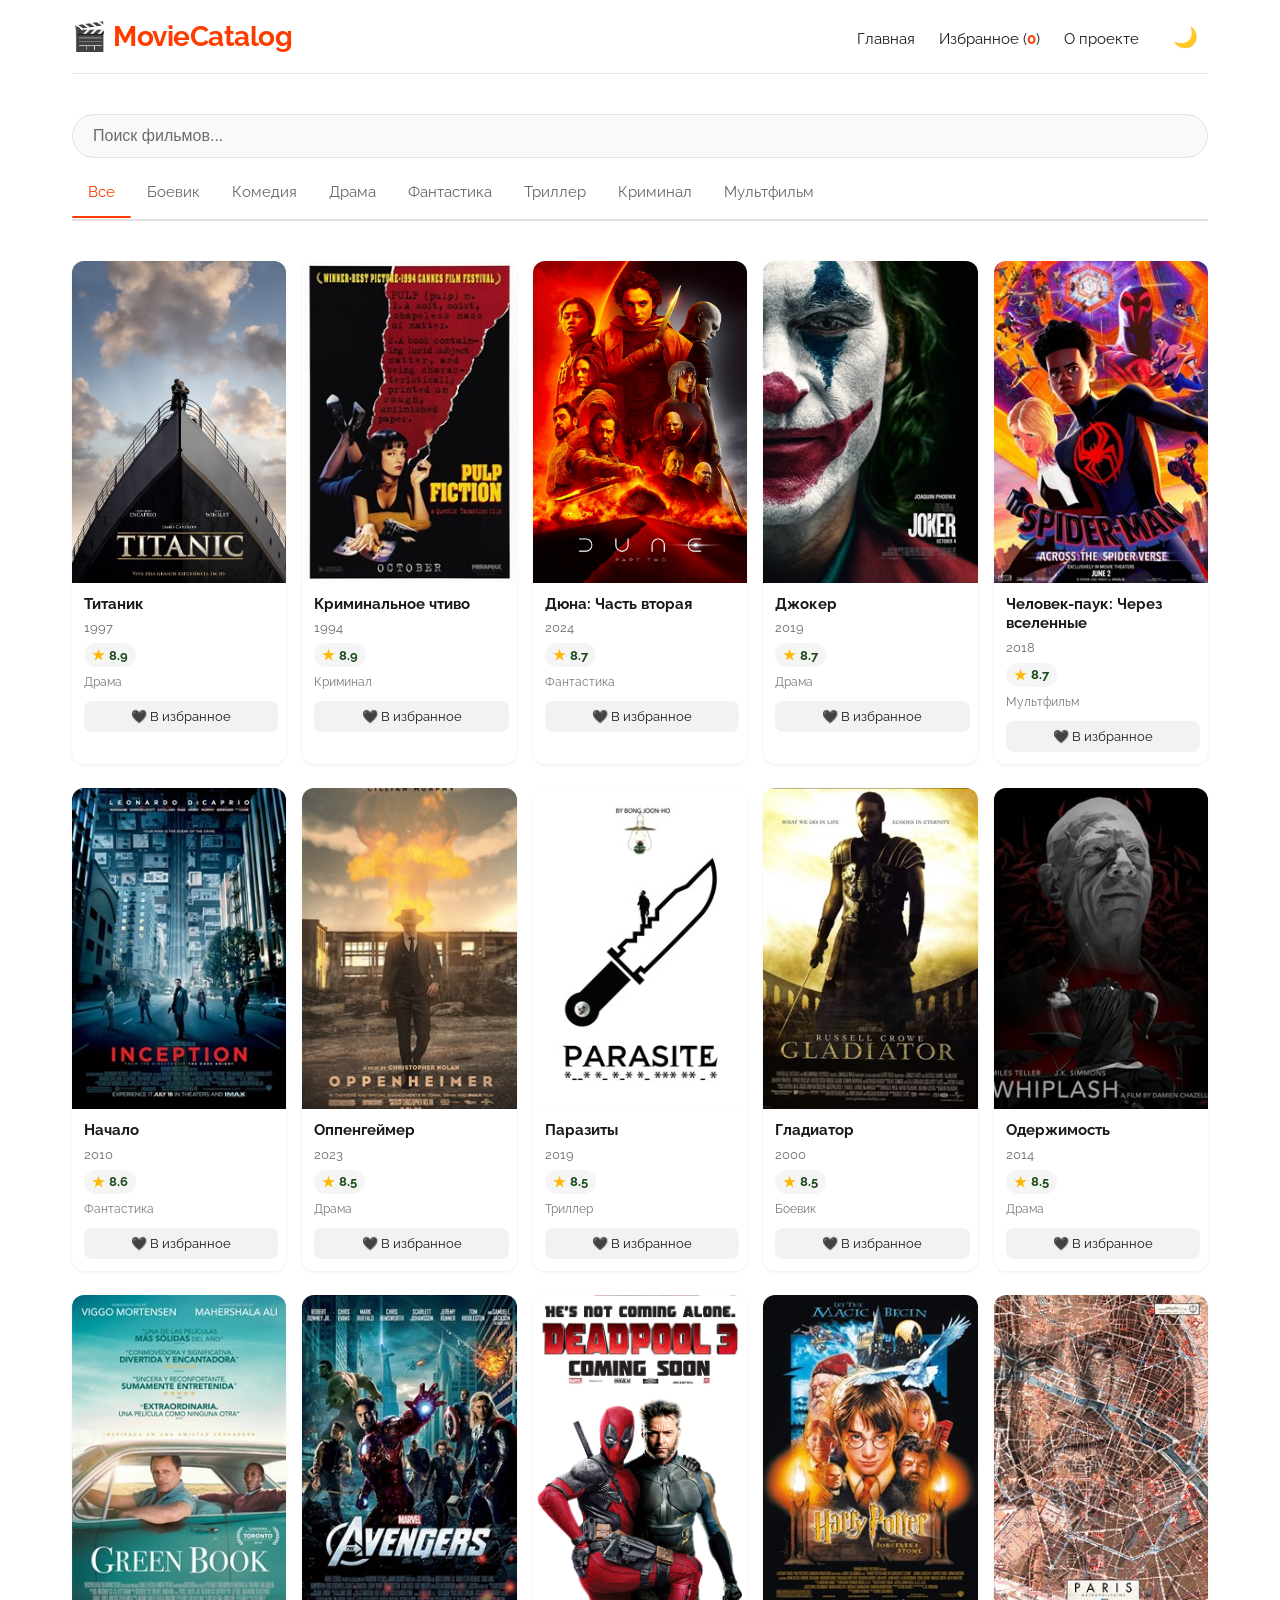
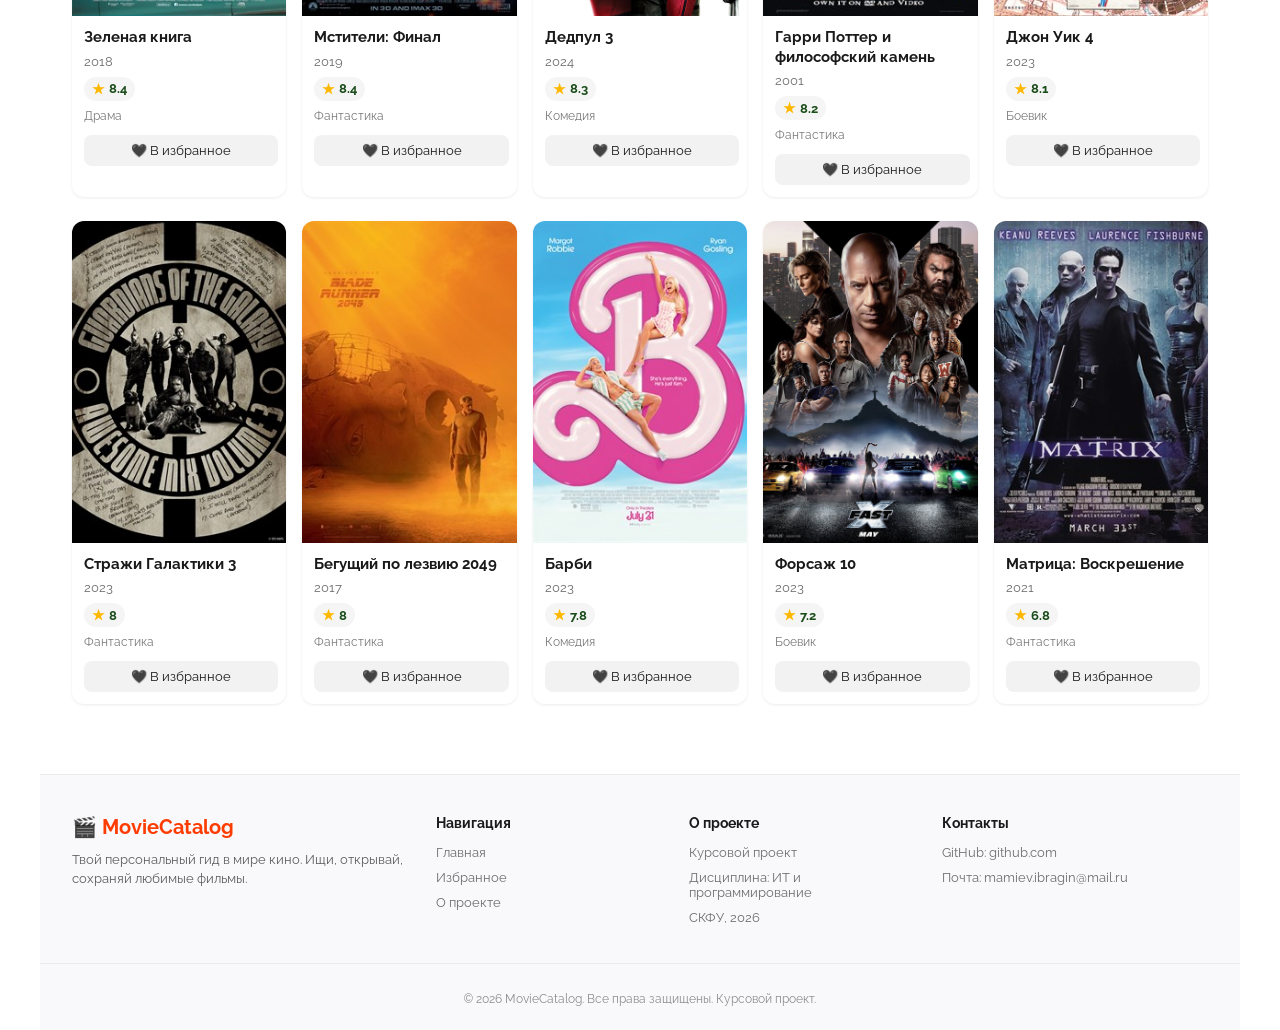
<file: index.html>
﻿<!DOCTYPE html>
<html lang="ru">
<head>
    <meta charset="UTF-8">
    <meta name="viewport" content="width=device-width, initial-scale=1.0">
    <title>Интернет-кинотеатр</title>

    <link rel="stylesheet" href="fonts/fonts.css">
    <link rel="stylesheet" href="css/global.css">
    <link rel="stylesheet" href="css/style.css">
</head>
<body>
    <div class="container">
        <!-- Шапка -->
        <div class="header">
            <div class="logo">🎬 MovieCatalog</div>
            <div class="nav">
                <a href="index.html">Главная</a>
                <a href="favorites.html">Избранное (<span id="favorite-count">0</span>)</a>
                <a href="about.html">О проекте</a>
                <button id="theme-toggle" class="theme-toggle">🌙</button>
            </div>
        </div>

        <!-- Поиск и фильтры -->
        <div class="search-section">
            <input type="text" class="search-input" id="search-input" placeholder="Поиск фильмов...">
            <div class="genre-buttons" id="genre-buttons">
                <div class="genre-slider" id="genre-slider"></div>
                <button class="genre-btn active" data-genre="all">Все</button>
                <button class="genre-btn" data-genre="Боевик">Боевик</button>
                <button class="genre-btn" data-genre="Комедия">Комедия</button>
                <button class="genre-btn" data-genre="Драма">Драма</button>
                <button class="genre-btn" data-genre="Фантастика">Фантастика</button>
                <button class="genre-btn" data-genre="Триллер">Триллер</button>
                <button class="genre-btn" data-genre="Криминал">Криминал</button>
                <button class="genre-btn" data-genre="Мультфильм">Мультфильм</button>
            </div>
        </div>

        <!-- Сетка фильмов -->
        <div class="movies-grid" id="movies-grid">
            <!-- Здесь будут карточки фильмов -->
        </div>
    </div>

    <!-- Модальное окно -->
    <div class="modal" id="modal">
        <div class="modal-content">
            <button class="modal-close">&times;</button>

            <div class="modal-layout">
                <!-- Постер слева -->
                <div class="modal-poster">
                    <div id="modal-poster">🎬</div>
                </div>

                <!-- Информация справа -->
                <div class="modal-info">
                    <h2 id="modal-title" class="modal-title"></h2>

                    <div class="modal-meta">
                        <span class="modal-year" id="modal-year"></span>
                        <span class="modal-rating" id="modal-rating"></span>
                    </div>

                    <div class="modal-genre">
                        <strong>Жанр:</strong> <span id="modal-genre"></span>
                    </div>

                    <div class="modal-duration">
                        <strong>Продолжительность:</strong> <span id="modal-duration">—</span>
                    </div>

                    <div class="modal-director">
                        <strong>Режиссёр:</strong> <span id="modal-director">—</span>
                    </div>

                    <div class="modal-description">
                        <strong>Описание:</strong>
                        <p id="modal-description"></p>
                    </div>

                    <div class="modal-actions">
                        <button class="modal-fav-btn" id="modal-fav-btn">❤️ В избранное</button>
                        <button class="modal-trailer-btn" id="modal-trailer-btn">🎬 Смотреть трейлер</button>
                    </div>
                </div>
            </div>
        </div>
    </div>

    <footer class="footer">
        <div class="footer-content">
            <div class="footer-section">
                <div class="footer-logo">🎬 MovieCatalog</div>
                <p class="footer-description">
                    Твой персональный гид в мире кино. Ищи, открывай, сохраняй любимые фильмы.
                </p>
            </div>

            <div class="footer-section">
                <h4 class="footer-title">Навигация</h4>
                <ul class="footer-links">
                    <li><a href="index.html">Главная</a></li>
                    <li><a href="favorites.html">Избранное</a></li>
                    <li><a href="about.html">О проекте</a></li>
                </ul>
            </div>

            <div class="footer-section">
                <h4 class="footer-title">О проекте</h4>
                <ul class="footer-links">
                    <li><a href="#">Курсовой проект</a></li>
                    <li><a href="#">Дисциплина: ИТ и программирование</a></li>
                    <li><a href="#">СКФУ, 2026</a></li>
                </ul>
            </div>

            <div class="footer-section">
                <h4 class="footer-title">Контакты</h4>
                <ul class="footer-links">
                    <li><a href="#">GitHub: github.com</a></li>
                    <li><a href="#">Почта: mamiev.ibragin@mail.ru</a></li>
                </ul>
            </div>
        </div>
        <div class="footer-bottom">
            <p>© 2026 MovieCatalog. Все права защищены. Курсовой проект.</p>
        </div>
    </footer>

    <script src="js/data.js"></script>
    <script src="js/favorites.js"></script>
    <script src="js/modal.js"></script>
    <script src="js/filters.js"></script>
    <script src="js/render.js"></script>
    <script src="js/theme.js"></script>
    <script src="js/main.js"></script>

</body>
</html>
</file>
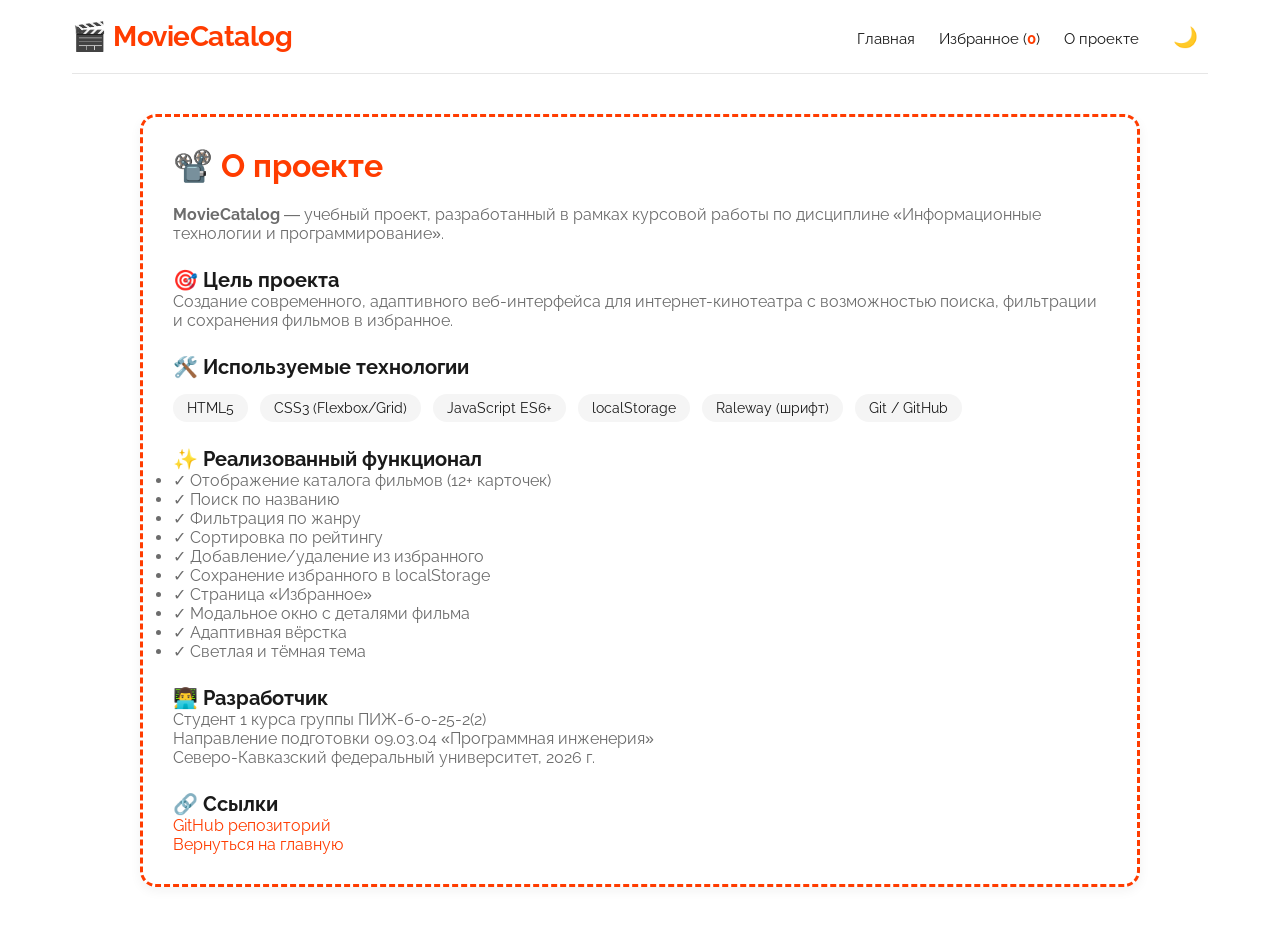
<file: about.html>
﻿<!DOCTYPE html>
<html lang="ru">
<head>
    <meta charset="UTF-8">
    <meta name="viewport" content="width=device-width, initial-scale=1.0">
    <title>О проекте — Интернет-кинотеатр</title>

    <link rel="stylesheet" href="fonts/fonts.css">
    <link rel="stylesheet" href="css/global.css">
    <link rel="stylesheet" href="css/style.css">
</head>
<body>
    <div class="container">
        <div class="header">
            <div class="logo">🎬 MovieCatalog</div>
            <div class="nav">
                <a href="index.html">Главная</a>
                <a href="favorites.html">Избранное (<span id="favorite-count">0</span>)</a>
                <a href="about.html">О проекте</a>
                <button id="theme-toggle" class="theme-toggle">🌙</button>
            </div>
        </div>

        <div class="about-section">
            <h1>📽️ О проекте</h1>
            <p><strong>MovieCatalog</strong> — учебный проект, разработанный в рамках курсовой работы по дисциплине «Информационные технологии и программирование».</p>

            <h2>🎯 Цель проекта</h2>
            <p>Создание современного, адаптивного веб-интерфейса для интернет-кинотеатра с возможностью поиска, фильтрации и сохранения фильмов в избранное.</p>

            <h2>🛠️ Используемые технологии</h2>
            <div class="tech-list">
                <span class="tech-tag">HTML5</span>
                <span class="tech-tag">CSS3 (Flexbox/Grid)</span>
                <span class="tech-tag">JavaScript ES6+</span>
                <span class="tech-tag">localStorage</span>
                <span class="tech-tag">Raleway (шрифт)</span>
                <span class="tech-tag">Git / GitHub</span>
            </div>

            <h2>✨ Реализованный функционал</h2>
            <ul>
                <li>✓ Отображение каталога фильмов (12+ карточек)</li>
                <li>✓ Поиск по названию</li>
                <li>✓ Фильтрация по жанру</li>
                <li>✓ Сортировка по рейтингу</li>
                <li>✓ Добавление/удаление из избранного</li>
                <li>✓ Сохранение избранного в localStorage</li>
                <li>✓ Страница «Избранное»</li>
                <li>✓ Модальное окно с деталями фильма</li>
                <li>✓ Адаптивная вёрстка</li>
                <li>✓ Светлая и тёмная тема</li>
            </ul>

            <h2>👨‍💻 Разработчик</h2>
            <p>
                Студент 1 курса группы ПИЖ-б-о-25-2(2)<br>
                Направление подготовки 09.03.04 «Программная инженерия»<br>
                Северо-Кавказский федеральный университет, 2026 г.
            </p>

            <h2>🔗 Ссылки</h2>
            <p>
                <a href="https://github.com" target="_blank">GitHub репозиторий</a><br>
                <a href="index.html">Вернуться на главную</a>
            </p>
        </div>
    </div>

    <script src="js/data.js"></script>
    <script src="js/favorites.js"></script>
    <script src="js/theme.js"></script>
    <script>
        // Обновляем счётчик избранного в шапке
        function updateFavoriteCount() {
            const stored = localStorage.getItem('movie-favorites');
            const favorites = stored ? JSON.parse(stored) : [];
            const countEl = document.getElementById('favorite-count');
            if (countEl) countEl.textContent = favorites.length;
        }
        updateFavoriteCount();
    </script>
</body>
</html>
</file>
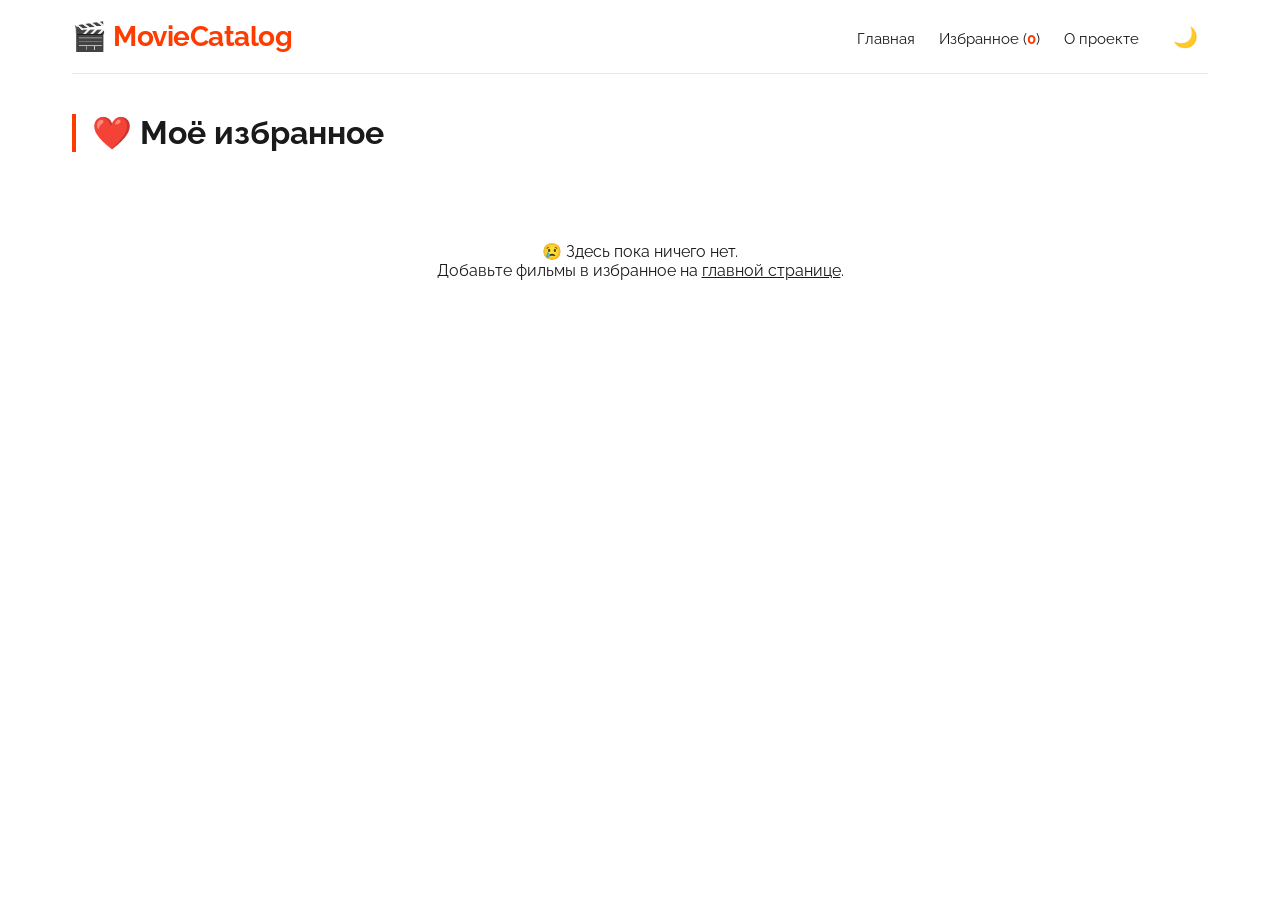
<file: favorites.html>
﻿<!DOCTYPE html>
<html lang="ru">
<head>
    <meta charset="UTF-8">
    <meta name="viewport" content="width=device-width, initial-scale=1.0">
    <title>Избранное — Интернет-кинотеатр</title>

    <link rel="stylesheet" href="fonts/fonts.css">
    <link rel="stylesheet" href="css/global.css">
    <link rel="stylesheet" href="css/style.css">
</head>
<body>
    <div class="container">
        <!-- Шапка -->
        <div class="header">
            <div class="logo">🎬 MovieCatalog</div>
            <div class="nav">
                <a href="index.html">Главная</a>
                <a href="favorites.html">Избранное (<span id="favorite-count">0</span>)</a>
                <a href="about.html">О проекте</a>
                <button id="theme-toggle" class="theme-toggle">🌙</button>
            </div>
        </div>

        <h1 class="page-title">❤️ Моё избранное</h1>

        <!-- Сетка избранных фильмов -->
        <div class="movies-grid" id="favorites-grid">
            <!-- Здесь будут карточки избранных фильмов -->
        </div>
    </div>

    <!-- Модальное окно -->
    <div class="modal" id="modal">
        <div class="modal-content">
            <button class="modal-close">&times;</button>

            <div class="modal-layout">
                <!-- Постер слева -->
                <div class="modal-poster">
                    <div id="modal-poster">🎬</div>
                </div>

                <!-- Информация справа -->
                <div class="modal-info">
                    <h2 id="modal-title" class="modal-title"></h2>

                    <div class="modal-meta">
                        <span class="modal-year" id="modal-year"></span>
                        <span class="modal-rating" id="modal-rating"></span>
                    </div>

                    <div class="modal-genre">
                        <strong>Жанр:</strong> <span id="modal-genre"></span>
                    </div>

                    <div class="modal-duration">
                        <strong>Продолжительность:</strong> <span id="modal-duration">—</span>
                    </div>

                    <div class="modal-director">
                        <strong>Режиссёр:</strong> <span id="modal-director">—</span>
                    </div>

                    <div class="modal-description">
                        <strong>Описание:</strong>
                        <p id="modal-description"></p>
                    </div>

                    <div class="modal-actions">
                        <button class="modal-fav-btn" id="modal-fav-btn">❤️ В избранное</button>
                        <button class="modal-trailer-btn" id="modal-trailer-btn">🎬 Смотреть трейлер</button>
                    </div>
                </div>
            </div>
        </div>
    </div>

    <script src="js/data.js"></script>
    <script src="js/favorites.js"></script>
    <script src="js/modal.js"></script>
    <script src="js/favorites-page.js"></script>
    <script src="js/theme.js"></script>
</body>
</html>
</file>
<file: fonts/fonts.css>
@font-face {
    font-family: 'Raleway';
    src: url('../fonts/Raleway-Regular.woff2') format('woff2'), url('../fonts/Raleway-Regular.woff') format('woff');
    font-weight: 400;
    font-style: normal;
    font-display: swap;
}

@font-face {
    font-family: 'Raleway';
    src: url('../fonts/Raleway-Bold.woff2') format('woff2'), url('../fonts/Raleway-Bold.woff') format('woff');
    font-weight: 700;
    font-style: normal;
    font-display: swap;
}
</file>
<file: css/global.css>
*,
*::before,
*::after {
    box-sizing: border-box;
}

body {
    max-width: 1200px;
    margin: 0 auto;
    font-family: Raleway, Arial, Helvetica, sans-serif;
    background-color: #0F172A;
}

h1,
h2,
h3,
h4,
h5,
h6,
p,
ul,
ol,
li,
blockquote {
    margin: 0;
    padding: 0;
}

a {
    color: inherit;
}

img {
    width: 100%;
}

button {
    font: inherit;
}
</file>
<file: css/style.css>
﻿/* переменные */
:root {
    /* Светлая тема (по умолчанию) */
    --bg-body: #ffffff;
    --bg-card: #ffffff;
    --bg-input: #f8f9fa;
    --bg-meta: #f5f5f5;
    --bg-footer: #f9f9fb;
    --bg-modal: #ffffff;
    --bg-poster-placeholder: #f0f0f0;
    --bg-fav-btn: #f2f2f2;
    --bg-fav-btn-hover: #ffebee;
    --bg-genre-btn: transparent;
    --bg-slider: #ff3c00;
    --text-primary: #1a1a1a;
    --text-secondary: #6c6c6c;
    --text-muted: #777;
    --text-light: #999;
    --text-footer: #5c5c5c;
    --text-footer-link: #6c6c6c;
    --text-footer-bottom: #8c8c8c;
    --text-rating: #1b4d1b;
    --text-genre-btn: #666;
    --border-header: #e6e6e6;
    --border-input: #e2e2e2;
    --border-bottom: #e2e2e2;
    --border-footer: #eaeaea;
    --accent-primary: #ff3c00;
    --accent-rating-star: #ffb800;
    --accent-trailer-btn: #3b82f6;
    --accent-trailer-btn-hover: #2563eb;
    --shadow-card: 0 1px 3px rgba(0, 0, 0, 0.08);
    --shadow-card-hover: 0 12px 20px rgba(0, 0, 0, 0.1);
    --shadow-modal: 0 20px 35px rgba(0, 0, 0, 0.2);
    --overlay-modal: rgba(0, 0, 0, 0.5);
}

/* Тёмная тема */
[data-theme="dark"] {
    --bg-body: #0F172A;
    --bg-card: #1E293B;
    --bg-input: #334155;
    --bg-meta: #334155;
    --bg-footer: #0F172A;
    --bg-modal: #1E293B;
    --bg-poster-placeholder: #334155;
    --bg-fav-btn: #334155;
    --bg-fav-btn-hover: #ff3c0020;
    --bg-genre-btn: transparent;
    --text-primary: #FFFFFF;
    --text-secondary: #94A3B8;
    --text-muted: #94A3B8;
    --text-light: #94A3B8;
    --text-footer: #94A3B8;
    --text-footer-link: #94A3B8;
    --text-footer-bottom: #64748B;
    --text-rating: #4ade80;
    --text-genre-btn: #94A3B8;
    --border-header: #1E293B;
    --border-input: #475569;
    --border-bottom: #1E293B;
    --border-footer: #1E293B;
    --shadow-card: 0 1px 3px rgba(0, 0, 0, 0.3);
    --shadow-card-hover: 0 12px 20px rgba(0, 0, 0, 0.4);
}

/* глобальные настройки */
body {
    background-color: var(--bg-body);
    color: var(--text-primary);
    transition: background-color 0.3s, color 0.3s;
}

.container {
    width: 100%;
    max-width: 1280px;
    margin: 0 auto;
    padding: 0 32px;
}

/* шапка */
.header {
    display: flex;
    justify-content: space-between;
    align-items: center;
    padding: 20px 0;
    margin-bottom: 40px;
    border-bottom: 1px solid var(--border-header);
    flex-wrap: wrap;
    gap: 20px;
}

.logo {
    font-size: 28px;
    font-weight: 800;
    color: var(--accent-primary);
    letter-spacing: -0.5px;
    text-decoration: none;
}

.nav {
    display: flex;
    gap: 24px;
    align-items: baseline;
}

    .nav a {
        color: var(--text-primary);
        text-decoration: none;
        font-size: 15px;
        font-weight: 500;
        transition: color 0.2s;
    }

        .nav a:hover {
            color: var(--accent-primary);
        }

#favorite-count {
    font-weight: 700;
    color: var(--accent-primary);
}

/* заголовки */
.page-title {
    margin: 20px 0 30px 0;
    padding: 0;
    font-size: 32px;
    font-weight: 700;
    color: var(--text-primary);
    text-align: left;
    border-left: 4px solid var(--accent-primary);
    padding-left: 16px;
}

/* поиск и фильтры */
.search-section {
    margin-bottom: 40px;
    background-color: var(--bg-body);
}

.search-input {
    width: 100%;
    padding: 12px 20px;
    font-size: 16px;
    border: 1px solid var(--border-input);
    border-radius: 40px;
    background-color: var(--bg-input);
    transition: all 0.2s;
    color: var(--text-primary);
}

    .search-input:focus {
        outline: none;
        border-color: var(--accent-primary);
        background-color: var(--bg-body);
    }

    .search-input::placeholder {
        color: var(--text-secondary);
    }

.genre-buttons {
    position: relative;
    display: flex;
    flex-wrap: wrap;
    gap: 0;
    padding-bottom: 8px;
    border-bottom: 2px solid var(--border-bottom);
    margin: 15px 0 20px;
    background: var(--bg-genre-btn);
    overflow-x: auto;
    white-space: nowrap;
}

.genre-btn {
    background: none;
    border: none;
    padding: 10px 0;
    font-size: 15px;
    font-weight: 500;
    color: var(--text-genre-btn);
    cursor: pointer;
    transition: color 0.2s;
    position: relative;
    z-index: 2;
    flex-shrink: 0;
    min-width: auto;
    padding-left: 16px;
    padding-right: 16px;
}

    .genre-btn.active {
        color: var(--accent-primary);
    }

    .genre-btn:hover {
        color: var(--accent-primary);
    }

.genre-slider {
    position: absolute;
    bottom: 1px;
    left: 0;
    height: 2px;
    background-color: var(--accent-primary);
    transition: left 0.25s ease, width 0.25s ease;
    z-index: 1;
    pointer-events: none;
    border-radius: 2px;
}

/* сетка фильмов */
.movies-grid {
    display: grid;
    grid-template-columns: repeat(5, 1fr);
    gap: 24px 16px;
}

/* Адаптация сетки под разные экраны */
@media (max-width: 1024px) {
    .movies-grid {
        grid-template-columns: repeat(4, 1fr);
    }
}

@media (max-width: 768px) {
    .movies-grid {
        grid-template-columns: repeat(3, 1fr);
    }

    .container {
        padding: 0 16px;
    }
}

@media (max-width: 500px) {
    .movies-grid {
        grid-template-columns: repeat(2, 1fr);
    }
}

/* карточка фильма */
.movie-card {
    background: var(--bg-card);
    border-radius: 12px;
    overflow: hidden;
    transition: transform 0.2s, box-shadow 0.2s;
    box-shadow: var(--shadow-card);
    cursor: pointer;
}

    .movie-card:hover {
        transform: translateY(-4px);
        box-shadow: var(--shadow-card-hover);
    }

.movie-poster {
    width: 100%;
    aspect-ratio: 2 / 3;
    background-color: var(--bg-poster-placeholder);
    display: flex;
    align-items: center;
    justify-content: center;
    font-size: 42px;
    color: var(--text-light);
    background-size: cover;
    background-position: center;
}

.movie-info {
    padding: 12px 8px 12px 12px;
}

.movie-title {
    font-size: 15px;
    font-weight: 700;
    line-height: 1.3;
    margin-bottom: 6px;
    color: var(--text-primary);
    display: -webkit-box;
    -webkit-line-clamp: 2;
    -webkit-box-orient: vertical;
    overflow: hidden;
}

.movie-year {
    font-size: 13px;
    color: var(--text-secondary);
    margin-bottom: 8px;
}

.movie-rating {
    display: inline-flex;
    align-items: center;
    gap: 4px;
    background-color: var(--bg-meta);
    padding: 4px 8px;
    border-radius: 16px;
    font-size: 13px;
    font-weight: 700;
    color: var(--text-rating);
    margin-bottom: 8px;
}

    .movie-rating::before {
        content: '★';
        color: var(--accent-rating-star);
        font-size: 14px;
    }

.movie-genre {
    font-size: 12px;
    color: var(--text-muted);
    margin-bottom: 12px;
}

.favorite-btn {
    width: 100%;
    background-color: var(--bg-fav-btn);
    border: none;
    padding: 8px 0;
    border-radius: 8px;
    font-size: 13px;
    font-weight: 500;
    cursor: pointer;
    transition: all 0.2s;
    color: var(--text-primary);
    display: flex;
    align-items: center;
    justify-content: center;
    gap: 6px;
}

    .favorite-btn:hover {
        background-color: var(--bg-fav-btn-hover);
        color: var(--accent-primary);
    }

    .favorite-btn:active {
        transform: scale(0.98);
    }

/* модальное окно */
.modal {
    display: none;
    position: fixed;
    top: 0;
    left: 0;
    width: 100%;
    height: 100%;
    background-color: var(--overlay-modal);
    justify-content: center;
    align-items: center;
    z-index: 1000;
}

.modal-content {
    background: var(--bg-modal);
    border-radius: 24px;
    width: 85%;
    max-width: 1100px;
    max-height: 85vh;
    overflow-y: auto;
    position: relative;
    animation: modalFadeIn 0.3s ease;
    box-shadow: var(--shadow-modal);
}

@keyframes modalFadeIn {
    from {
        opacity: 0;
        transform: scale(0.95);
    }

    to {
        opacity: 1;
        transform: scale(1);
    }
}

.modal-close {
    position: absolute;
    top: 16px;
    right: 20px;
    background: none;
    border: none;
    font-size: 32px;
    cursor: pointer;
    color: var(--text-light);
    transition: color 0.2s;
    z-index: 10;
}

    .modal-close:hover {
        color: var(--accent-primary);
    }

.modal-layout {
    display: flex;
    flex-direction: row;
    gap: 30px;
    padding: 30px;
}

.modal-poster {
    flex-shrink: 0;
    width: 260px;
    height: 390px;
    background-size: cover;
    background-color: var(--bg-poster-placeholder);
    border-radius: 16px;
    display: flex;
    align-items: center;
    justify-content: center;
    font-size: 64px;
    overflow: hidden;
    color: var(--text-light);
}

    .modal-poster img {
        width: 100%;
        height: 100%;
        object-fit: cover;
    }

#modal-poster {
    width: 100%;
    height: 100%;
    background-size: cover;
    background-position: center;
    background-repeat: no-repeat;
    display: flex;
    align-items: center;
    justify-content: center;
    font-size: 64px;
    color: var(--text-light);
}

.modal-info {
    flex: 1;
    color: var(--text-primary);
}

.modal-title {
    font-size: 28px;
    font-weight: 700;
    margin-bottom: 16px;
    color: var(--text-primary);
}

.modal-meta {
    display: flex;
    gap: 20px;
    margin-bottom: 20px;
    flex-wrap: wrap;
}

.modal-year, .modal-rating {
    padding: 6px 12px;
    background-color: var(--bg-meta);
    border-radius: 20px;
    font-size: 14px;
    color: var(--text-primary);
}

.modal-genre, .modal-duration, .modal-director {
    margin-bottom: 12px;
    color: var(--text-secondary);
}

    .modal-genre strong,
    .modal-duration strong,
    .modal-director strong {
        color: var(--text-primary);
    }

.modal-description {
    margin: 20px 0;
    line-height: 1.6;
}

    .modal-description strong {
        color: var(--text-primary);
    }

    .modal-description p {
        margin-top: 8px;
        color: var(--text-secondary);
    }

.modal-actions {
    display: flex;
    gap: 16px;
    margin-top: 25px;
    flex-wrap: wrap;
}

.modal-fav-btn, .modal-trailer-btn {
    padding: 12px 24px;
    border: none;
    border-radius: 40px;
    font-size: 16px;
    font-weight: 600;
    cursor: pointer;
    transition: all 0.2s;
}

.modal-fav-btn {
    background-color: var(--bg-meta);
    color: var(--accent-primary);
}

    .modal-fav-btn.active {
        background-color: var(--accent-primary);
        color: white;
    }

    .modal-fav-btn:hover {
        background-color: var(--accent-primary);
        color: white;
        transform: scale(1.02);
    }

.modal-trailer-btn {
    background-color: var(--accent-trailer-btn);
    color: white;
}

    .modal-trailer-btn:hover {
        background-color: var(--accent-trailer-btn-hover);
        transform: scale(1.02);
    }

/* Адаптивность для модального окна */
@media (max-width: 768px) {
    .modal-content {
        width: 95%;
        max-height: 90vh;
    }

    .modal-layout {
        flex-direction: column;
        padding: 20px;
    }

    .modal-poster {
        width: 100%;
        max-width: 200px;
        height: 300px;
        margin: 0 auto;
    }

    .modal-title {
        font-size: 22px;
        text-align: center;
    }

    .modal-actions {
        justify-content: center;
    }
}

@media (max-width: 480px) {
    .modal-poster {
        max-width: 150px;
        height: 225px;
    }

    .modal-fav-btn, .modal-trailer-btn {
        padding: 10px 16px;
        font-size: 14px;
    }
}

/* футер */
.footer {
    background-color: var(--bg-footer);
    border-top: 1px solid var(--border-footer);
    margin-top: 70px;
    padding: 40px 0 24px;
    font-size: 13px;
    transition: background-color 0.3s;
}

.footer-content {
    display: grid;
    grid-template-columns: 1.5fr 1fr 1fr 1.2fr;
    gap: 32px;
    max-width: 1280px;
    margin: 0 auto;
    padding: 0 32px;
}

.footer-logo {
    font-size: 20px;
    font-weight: 800;
    color: var(--accent-primary);
    margin-bottom: 12px;
}

.footer-description {
    color: var(--text-footer);
    line-height: 1.4;
}

.footer-title {
    font-size: 14px;
    font-weight: 700;
    margin-bottom: 14px;
    color: var(--text-primary);
}

.footer-links {
    list-style: none;
    padding: 0;
}

    .footer-links li {
        margin-bottom: 10px;
    }

    .footer-links a {
        text-decoration: none;
        color: var(--text-footer-link);
        transition: color 0.2s;
    }

        .footer-links a:hover {
            color: var(--accent-primary);
        }

.footer-bottom {
    text-align: center;
    padding-top: 28px;
    margin-top: 28px;
    border-top: 1px solid var(--border-footer);
    color: var(--text-footer-bottom);
    font-size: 12px;
}

@media (max-width: 1024px) {
    .footer-content {
        grid-template-columns: repeat(2, 1fr);
        gap: 32px;
    }
}

@media (max-width: 600px) {
    .footer-content {
        grid-template-columns: 1fr;
        text-align: center;
    }
}

/* страница О проекте */
.about-section {
    max-width: 1000px;
    margin: 40px auto;
    padding: 30px;
    background-color: var(--bg-card);
    border-radius: 16px;
    border: 3px dashed var(--accent-primary);
    box-shadow: 0 4px 12px rgba(0, 0, 0, 0.05);
    transition: background-color 0.3s;
}

    .about-section h1 {
        color: var(--accent-primary);
        margin-bottom: 20px;
    }

    .about-section h2 {
        margin-top: 25px;
        font-size: 20px;
        color: var(--text-primary);
    }

    .about-section p,
    .about-section li {
        color: var(--text-secondary);
    }

    .about-section a {
        color: var(--accent-primary);
        text-decoration: none;
    }

        .about-section a:hover {
            text-decoration: underline;
        }

.tech-list {
    display: flex;
    flex-wrap: wrap;
    gap: 12px;
    margin: 15px 0;
}

.tech-tag {
    background-color: var(--bg-meta);
    padding: 6px 14px;
    border-radius: 20px;
    font-size: 14px;
    color: var(--text-primary);
    transition: background-color 0.3s, color 0.3s;
}


/* переключатель темы */
.theme-toggle {
    background: none;
    border: none;
    font-size: 20px;
    cursor: pointer;
    padding: 0 10px;
    transition: transform 0.2s;
    color: var(--text-primary);
}

    .theme-toggle:hover {
        transform: scale(1.1);
    }
</file>
